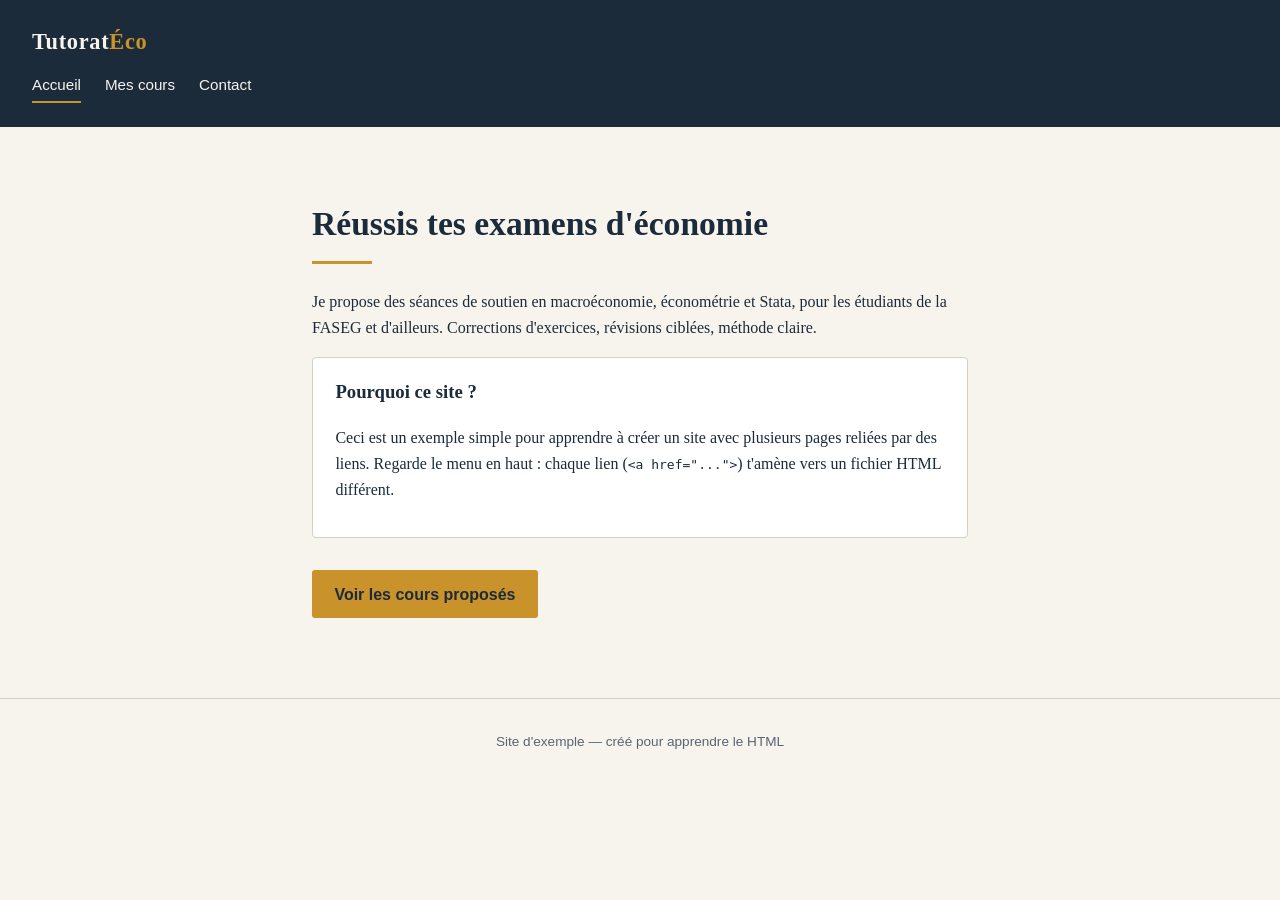
<file: index.html>
<!DOCTYPE html>
<html lang="fr">
<head>
  <meta charset="UTF-8">
  <title>Accueil - Tutorat Éco</title>
  <link rel="stylesheet" href="style.css">
</head>
<body>

  <header>
    <div class="marque">Tutorat<span>Éco</span></div>
    <nav>
      <a href="index.html" class="actif">Accueil</a>
      <a href="cours.html">Mes cours</a>
      <a href="contact.html">Contact</a>
    </nav>
  </header>

  <main>
    <h1>Réussis tes examens d'économie</h1>
    <div class="souligne"></div>
    <p>
      Je propose des séances de soutien en macroéconomie, économétrie et Stata,
      pour les étudiants de la FASEG et d'ailleurs. Corrections d'exercices,
      révisions ciblées, méthode claire.
    </p>

    <div class="carte">
      <h3>Pourquoi ce site ?</h3>
      <p>
        Ceci est un exemple simple pour apprendre à créer un site avec plusieurs
        pages reliées par des liens. Regarde le menu en haut : chaque lien
        (<code>&lt;a href="..."&gt;</code>) t'amène vers un fichier HTML différent.
      </p>
    </div>

    <a href="cours.html" class="bouton">Voir les cours proposés</a>
  </main>

  <footer>
    Site d'exemple &mdash; créé pour apprendre le HTML
  </footer>

</body>
</html>
</file>
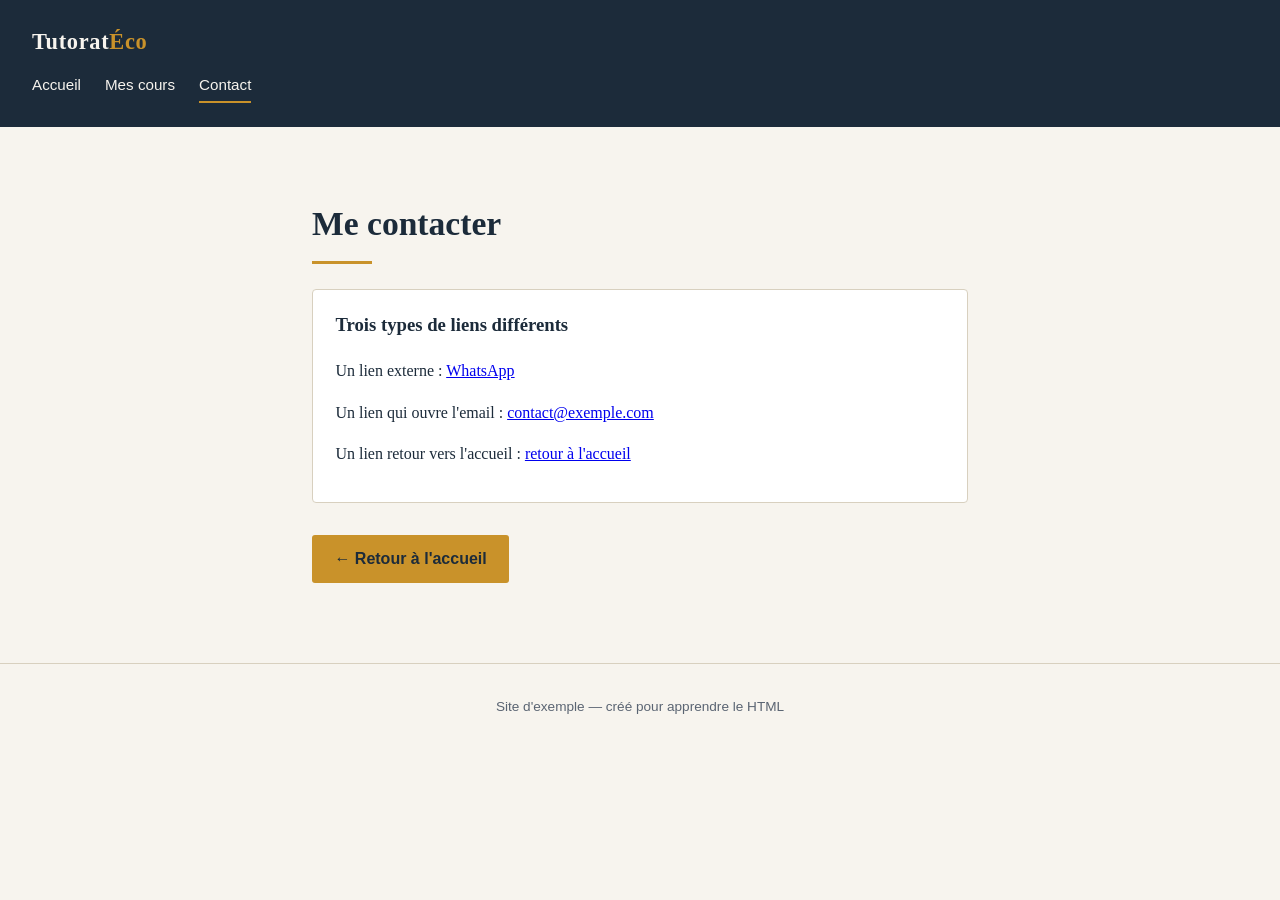
<file: contact.html>
<!DOCTYPE html>
<html lang="fr">
<head>
  <meta charset="UTF-8">
  <title>Contact - Tutorat Éco</title>
  <link rel="stylesheet" href="style.css">
</head>
<body>

  <header>
    <div class="marque">Tutorat<span>Éco</span></div>
    <nav>
      <a href="index.html">Accueil</a>
      <a href="cours.html">Mes cours</a>
      <a href="contact.html" class="actif">Contact</a>
    </nav>
  </header>

  <main>
    <h1>Me contacter</h1>
    <div class="souligne"></div>

    <div class="carte">
      <h3>Trois types de liens différents</h3>
      <p>Un lien externe : <a href="https://wa.me/" target="_blank">WhatsApp</a></p>
      <p>Un lien qui ouvre l'email : <a href="mailto:contact@exemple.com">contact@exemple.com</a></p>
      <p>Un lien retour vers l'accueil : <a href="index.html">retour à l'accueil</a></p>
    </div>

    <a href="index.html" class="bouton">← Retour à l'accueil</a>
  </main>

  <footer>
    Site d'exemple &mdash; créé pour apprendre le HTML
  </footer>

</body>
</html>
</file>
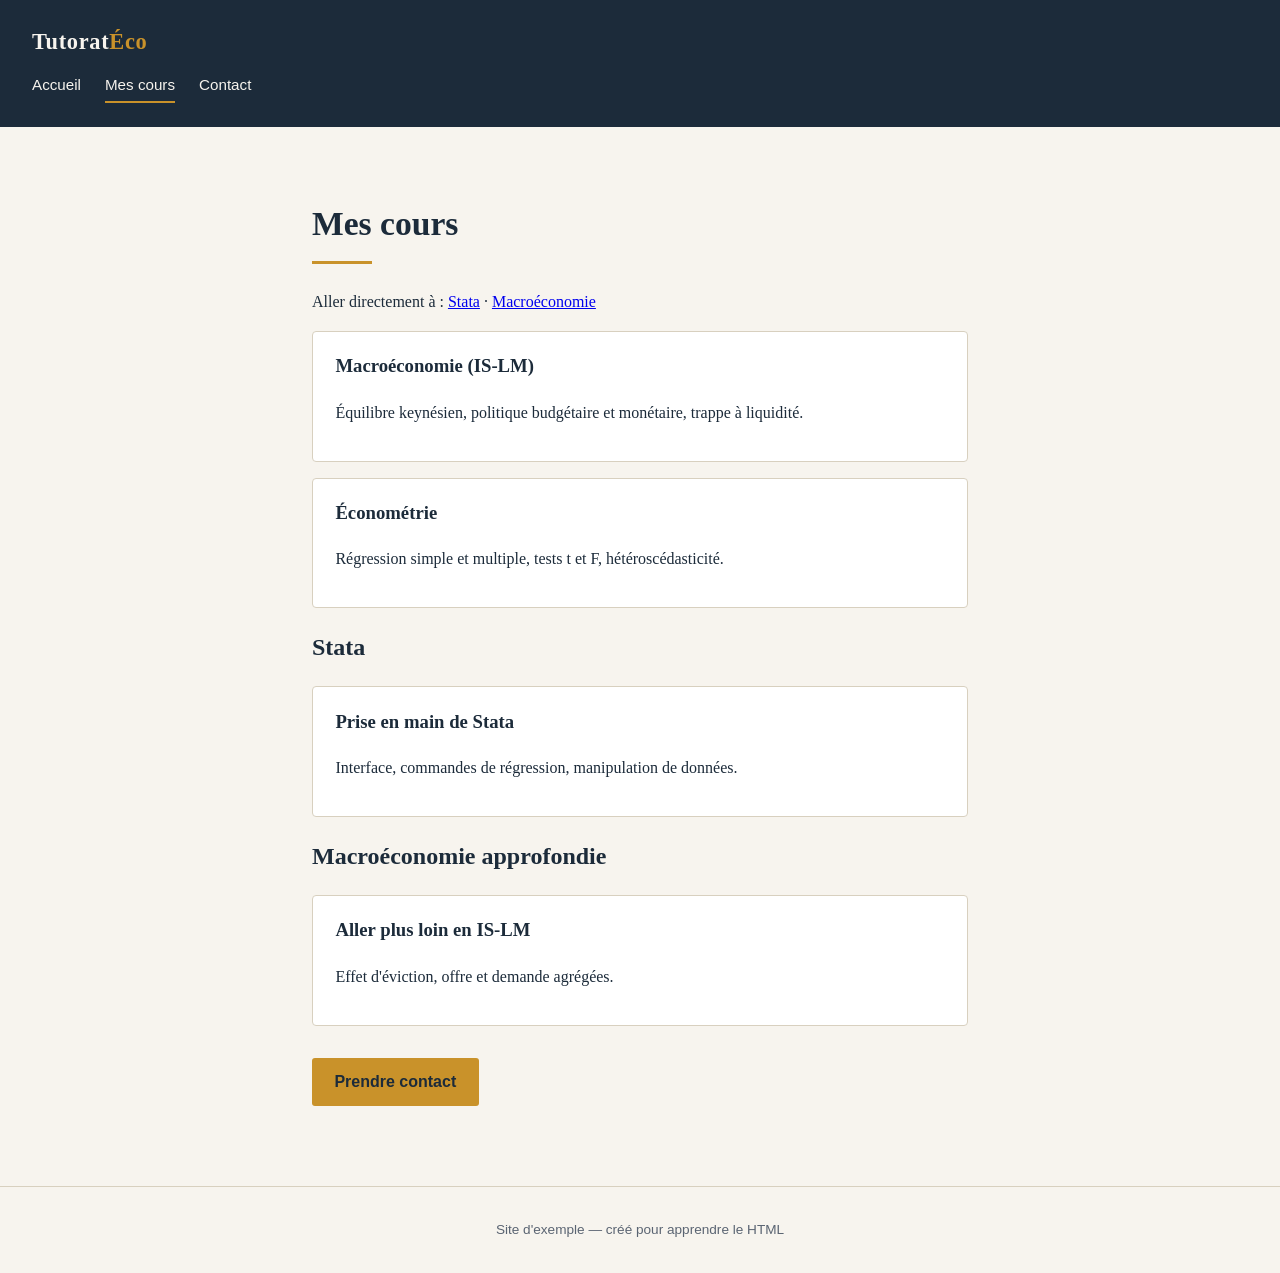
<file: cours.html>
<!DOCTYPE html>
<html lang="fr">
<head>
  <meta charset="UTF-8">
  <title>Cours - Tutorat Éco</title>
  <link rel="stylesheet" href="style.css">
</head>
<body>

  <header>
    <div class="marque">Tutorat<span>Éco</span></div>
    <nav>
      <a href="index.html">Accueil</a>
      <a href="cours.html" class="actif">Mes cours</a>
      <a href="contact.html">Contact</a>
    </nav>
  </header>

  <main>
    <h1>Mes cours</h1>
    <div class="souligne"></div>

    <p>Aller directement à : <a href="#stata">Stata</a> · <a href="#macro">Macroéconomie</a></p>

    <div class="carte">
      <h3><a href="macro-islm.html">Macroéconomie (IS-LM)</a></h3>
      <p>Équilibre keynésien, politique budgétaire et monétaire, trappe à liquidité.</p>
    </div>

    <div class="carte">
      <h3><a href="econometrie.html">Économétrie</a></h3>
      <p>Régression simple et multiple, tests t et F, hétéroscédasticité.</p>
    </div>

    <h2 id="stata">Stata</h2>
    <div class="carte">
      <h3><a href="stata.html">Prise en main de Stata</a></h3>
      <p>Interface, commandes de régression, manipulation de données.</p>
    </div>

    <h2 id="macro">Macroéconomie approfondie</h2>
    <div class="carte">
      <h3><a href="macro-approfondie.html">Aller plus loin en IS-LM</a></h3>
      <p>Effet d'éviction, offre et demande agrégées.</p>
    </div>

    <a href="contact.html" class="bouton">Prendre contact</a>
  </main>

  <footer>
    Site d'exemple &mdash; créé pour apprendre le HTML
  </footer>

</body>
</html>
</file>
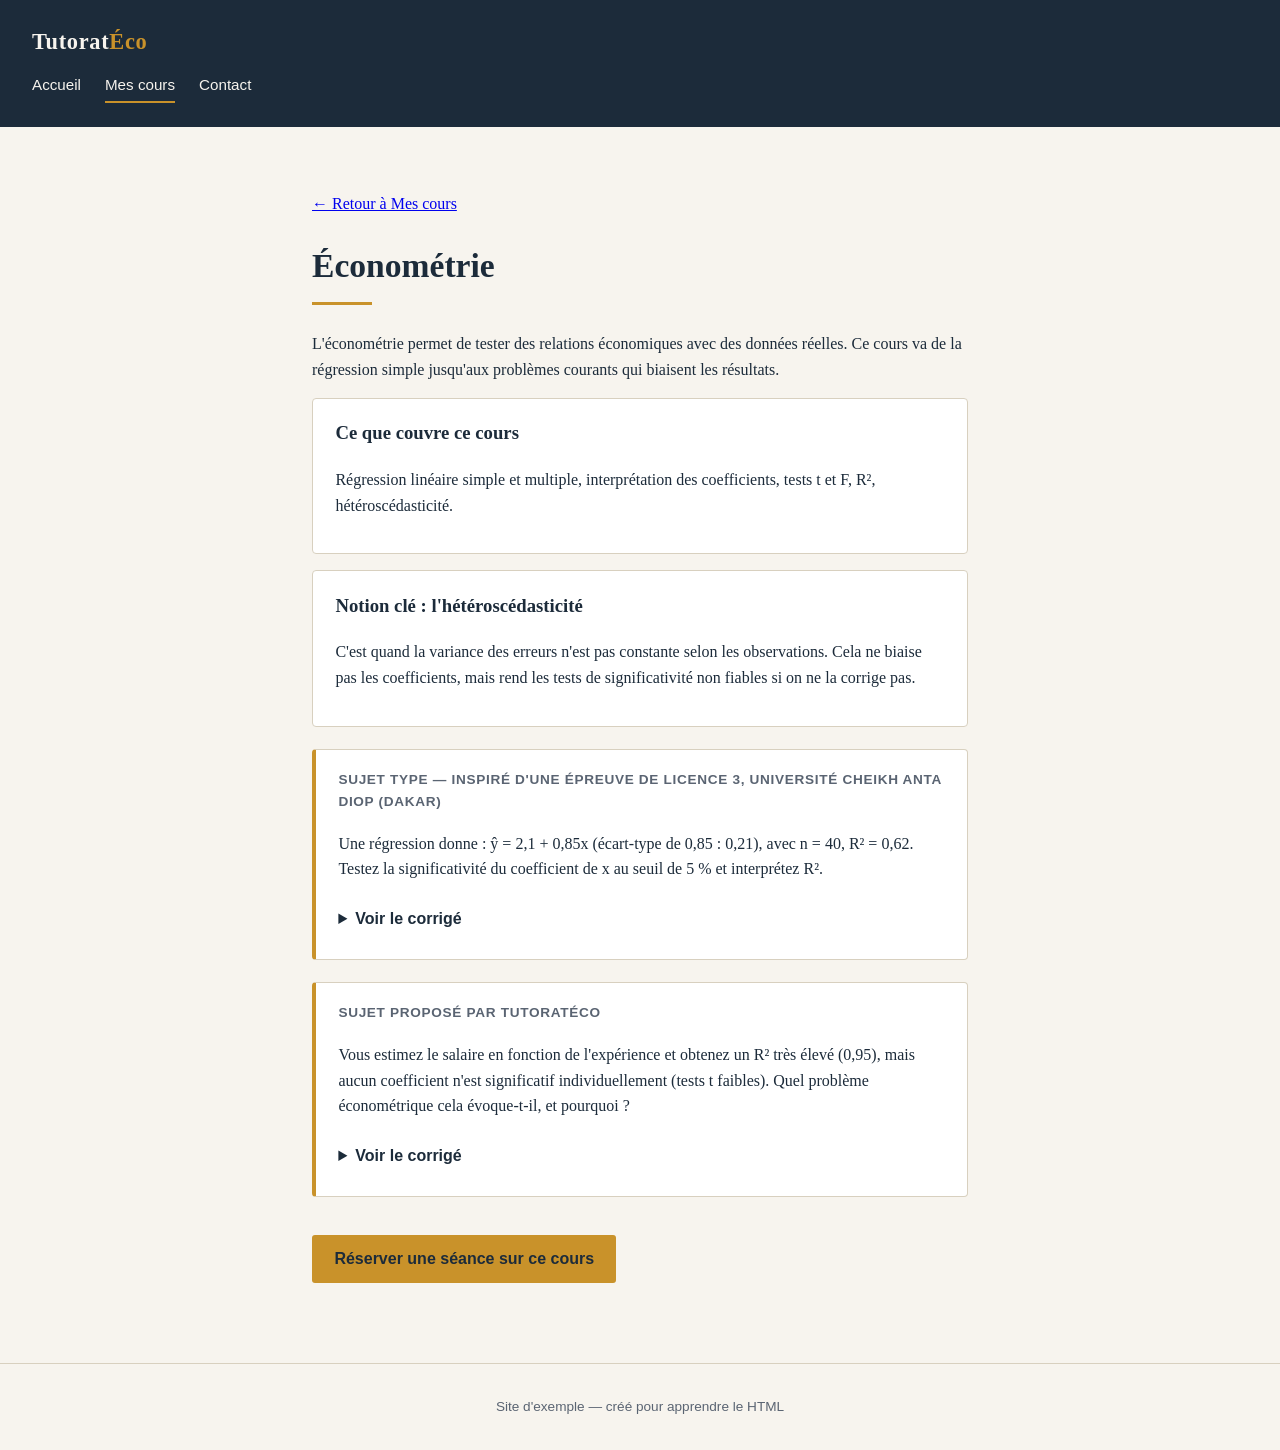
<file: econometrie.html>
<!DOCTYPE html>
<html lang="fr">
<head>
  <meta charset="UTF-8">
  <title>Économétrie - Tutorat Éco</title>
  <link rel="stylesheet" href="style.css">
</head>
<body>

  <header>
    <div class="marque">Tutorat<span>Éco</span></div>
    <nav>
      <a href="index.html">Accueil</a>
      <a href="cours.html" class="actif">Mes cours</a>
      <a href="contact.html">Contact</a>
    </nav>
  </header>

  <main>
    <p><a href="cours.html">← Retour à Mes cours</a></p>
    <h1>Économétrie</h1>
    <div class="souligne"></div>

    <p>
      L'économétrie permet de tester des relations économiques avec des
      données réelles. Ce cours va de la régression simple jusqu'aux
      problèmes courants qui biaisent les résultats.
    </p>

    <div class="carte">
      <h3>Ce que couvre ce cours</h3>
      <p>Régression linéaire simple et multiple, interprétation des coefficients, tests t et F, R², hétéroscédasticité.</p>
    </div>

    <div class="carte">
      <h3>Notion clé : l'hétéroscédasticité</h3>
      <p>
        C'est quand la variance des erreurs n'est pas constante selon les
        observations. Cela ne biaise pas les coefficients, mais rend les
        tests de significativité non fiables si on ne la corrige pas.
      </p>
    </div>

    <div class="exo">
      <h4>Sujet type — inspiré d'une épreuve de Licence 3, Université Cheikh Anta Diop (Dakar)</h4>
      <p>
        Une régression donne : ŷ = 2,1 + 0,85x (écart-type de 0,85 : 0,21), avec n = 40,
        R² = 0,62. Testez la significativité du coefficient de x au seuil de 5 % et
        interprétez R².
      </p>
      <details>
        <summary>Voir le corrigé</summary>
        <div class="reponse">
          <p><strong>Test de significativité :</strong> t = 0,85 / 0,21 = 4,05. Avec n − 2 = 38 degrés de liberté, la valeur critique à 5 % est environ 2,02. Comme 4,05 > 2,02, on rejette H0 : le coefficient est significatif.</p>
          <p><strong>Interprétation de R² :</strong> 62 % de la variance de y est expliquée par x. C'est une part correcte mais il reste 38 % expliqués par d'autres facteurs non inclus dans le modèle.</p>
        </div>
      </details>
    </div>

    <div class="exo">
      <h4>Sujet proposé par TutoratÉco</h4>
      <p>
        Vous estimez le salaire en fonction de l'expérience et obtenez un R² très élevé
        (0,95), mais aucun coefficient n'est significatif individuellement (tests t faibles).
        Quel problème économétrique cela évoque-t-il, et pourquoi ?
      </p>
      <details>
        <summary>Voir le corrigé</summary>
        <div class="reponse">
          <p>
            C'est le signe classique d'une <strong>multicolinéarité</strong> entre les
            variables explicatives : elles sont fortement corrélées entre elles, donc le
            modèle explique bien y dans l'ensemble (R² élevé), mais il devient impossible
            de distinguer la contribution propre de chaque variable, ce qui gonfle les
            écarts-types et fait chuter les tests t.
          </p>
        </div>
      </details>
    </div>

    <a href="contact.html" class="bouton">Réserver une séance sur ce cours</a>
  </main>

  <footer>
    Site d'exemple &mdash; créé pour apprendre le HTML
  </footer>

</body>
</html>
</file>
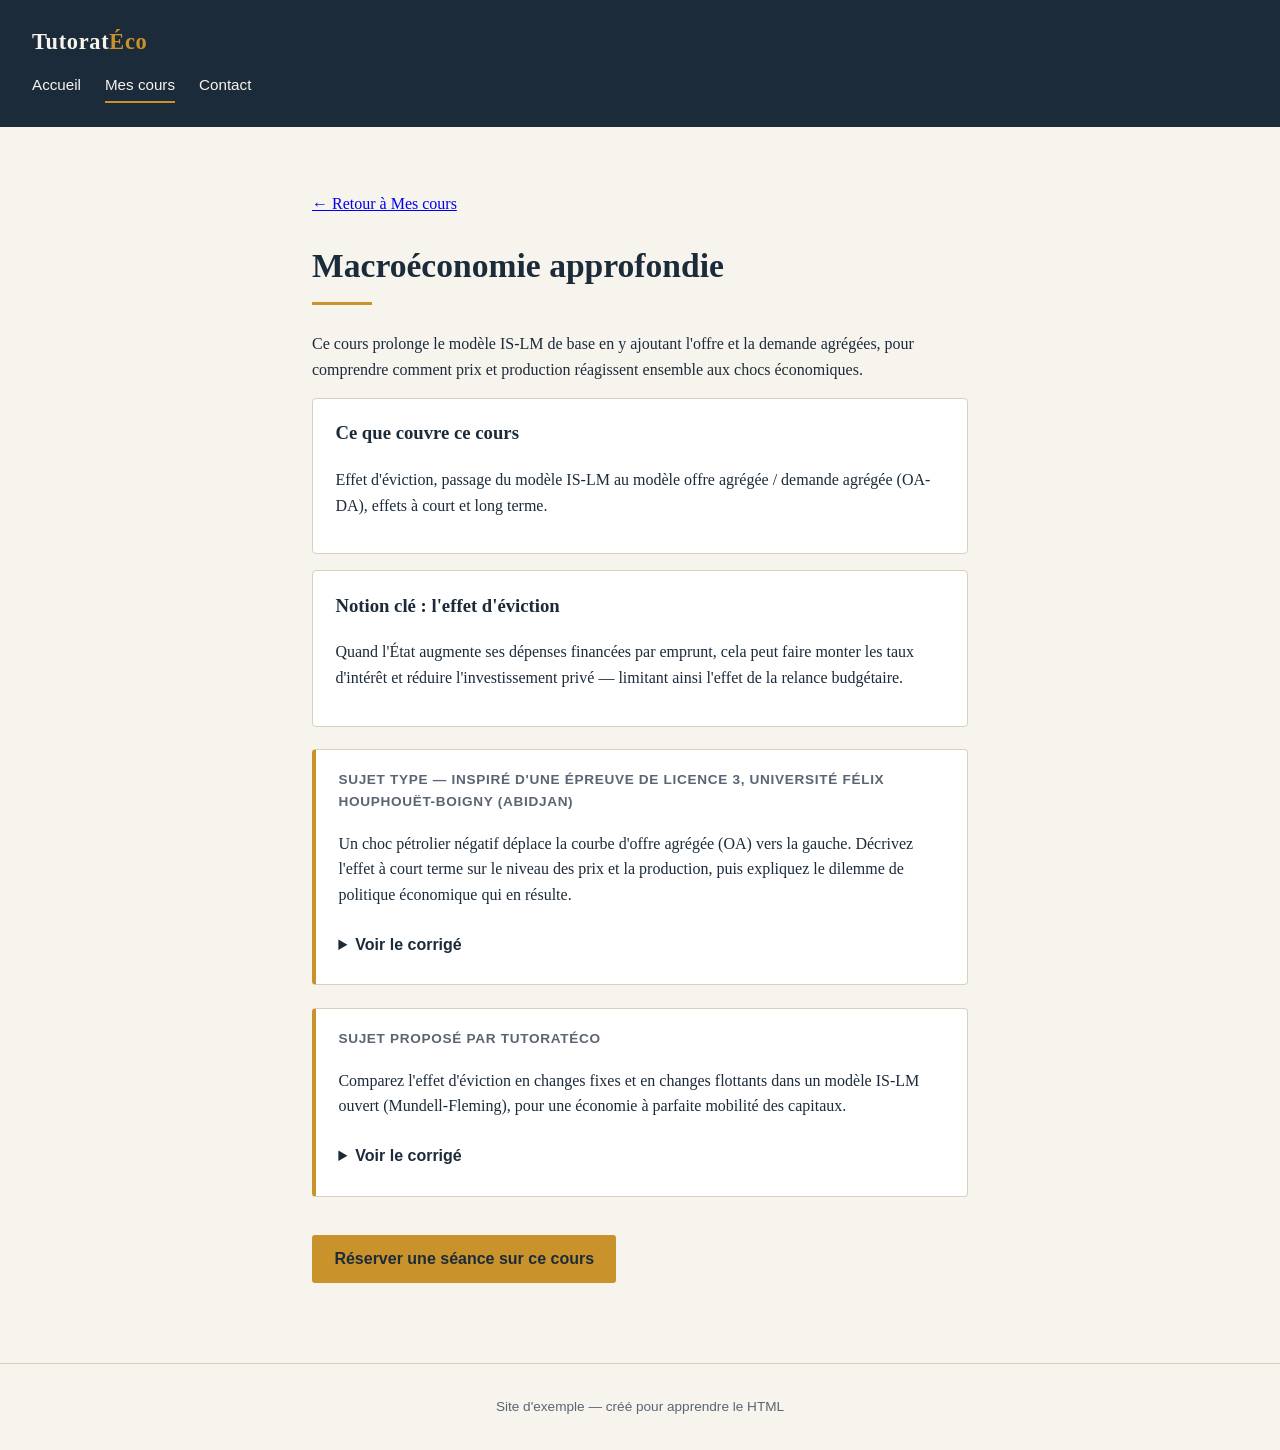
<file: macro-approfondie.html>
<!DOCTYPE html>
<html lang="fr">
<head>
  <meta charset="UTF-8">
  <title>Macroéconomie approfondie - Tutorat Éco</title>
  <link rel="stylesheet" href="style.css">
</head>
<body>

  <header>
    <div class="marque">Tutorat<span>Éco</span></div>
    <nav>
      <a href="index.html">Accueil</a>
      <a href="cours.html" class="actif">Mes cours</a>
      <a href="contact.html">Contact</a>
    </nav>
  </header>

  <main>
    <p><a href="cours.html">← Retour à Mes cours</a></p>
    <h1>Macroéconomie approfondie</h1>
    <div class="souligne"></div>

    <p>
      Ce cours prolonge le modèle IS-LM de base en y ajoutant l'offre et la
      demande agrégées, pour comprendre comment prix et production réagissent
      ensemble aux chocs économiques.
    </p>

    <div class="carte">
      <h3>Ce que couvre ce cours</h3>
      <p>Effet d'éviction, passage du modèle IS-LM au modèle offre agrégée / demande agrégée (OA-DA), effets à court et long terme.</p>
    </div>

    <div class="carte">
      <h3>Notion clé : l'effet d'éviction</h3>
      <p>
        Quand l'État augmente ses dépenses financées par emprunt, cela peut
        faire monter les taux d'intérêt et réduire l'investissement privé —
        limitant ainsi l'effet de la relance budgétaire.
      </p>
    </div>

    <div class="exo">
      <h4>Sujet type — inspiré d'une épreuve de Licence 3, Université Félix Houphouët-Boigny (Abidjan)</h4>
      <p>
        Un choc pétrolier négatif déplace la courbe d'offre agrégée (OA) vers la
        gauche. Décrivez l'effet à court terme sur le niveau des prix et la
        production, puis expliquez le dilemme de politique économique qui en résulte.
      </p>
      <details>
        <summary>Voir le corrigé</summary>
        <div class="reponse">
          <p>
            Un déplacement de OA vers la gauche fait monter le niveau général des
            prix tout en réduisant la production (stagflation) : les prix montent
            <em>et</em> le chômage augmente en même temps.
          </p>
          <p>
            <strong>Dilemme :</strong> une politique de relance (pour soutenir la
            production) aggrave l'inflation ; une politique restrictive (pour
            juguler l'inflation) aggrave la récession. Les deux objectifs — stabilité
            des prix et plein emploi — deviennent contradictoires, contrairement à un
            choc de demande où les deux évoluent dans le même sens.
          </p>
        </div>
      </details>
    </div>

    <div class="exo">
      <h4>Sujet proposé par TutoratÉco</h4>
      <p>
        Comparez l'effet d'éviction en changes fixes et en changes flottants
        dans un modèle IS-LM ouvert (Mundell-Fleming), pour une économie à
        parfaite mobilité des capitaux.
      </p>
      <details>
        <summary>Voir le corrigé</summary>
        <div class="reponse">
          <p>
            <strong>Changes flottants :</strong> une relance budgétaire fait monter
            le taux d'intérêt, attire des capitaux, fait apprécier la monnaie, ce qui
            réduit les exportations nettes. L'éviction est totale : la politique
            budgétaire est inefficace.
          </p>
          <p>
            <strong>Changes fixes :</strong> la banque centrale doit intervenir pour
            maintenir le taux de change, ce qui augmente la masse monétaire et
            accommode la hausse de la demande de monnaie. Il n'y a pas d'éviction :
            la politique budgétaire est pleinement efficace.
          </p>
        </div>
      </details>
    </div>

    <a href="contact.html" class="bouton">Réserver une séance sur ce cours</a>
  </main>

  <footer>
    Site d'exemple &mdash; créé pour apprendre le HTML
  </footer>

</body>
</html>
</file>
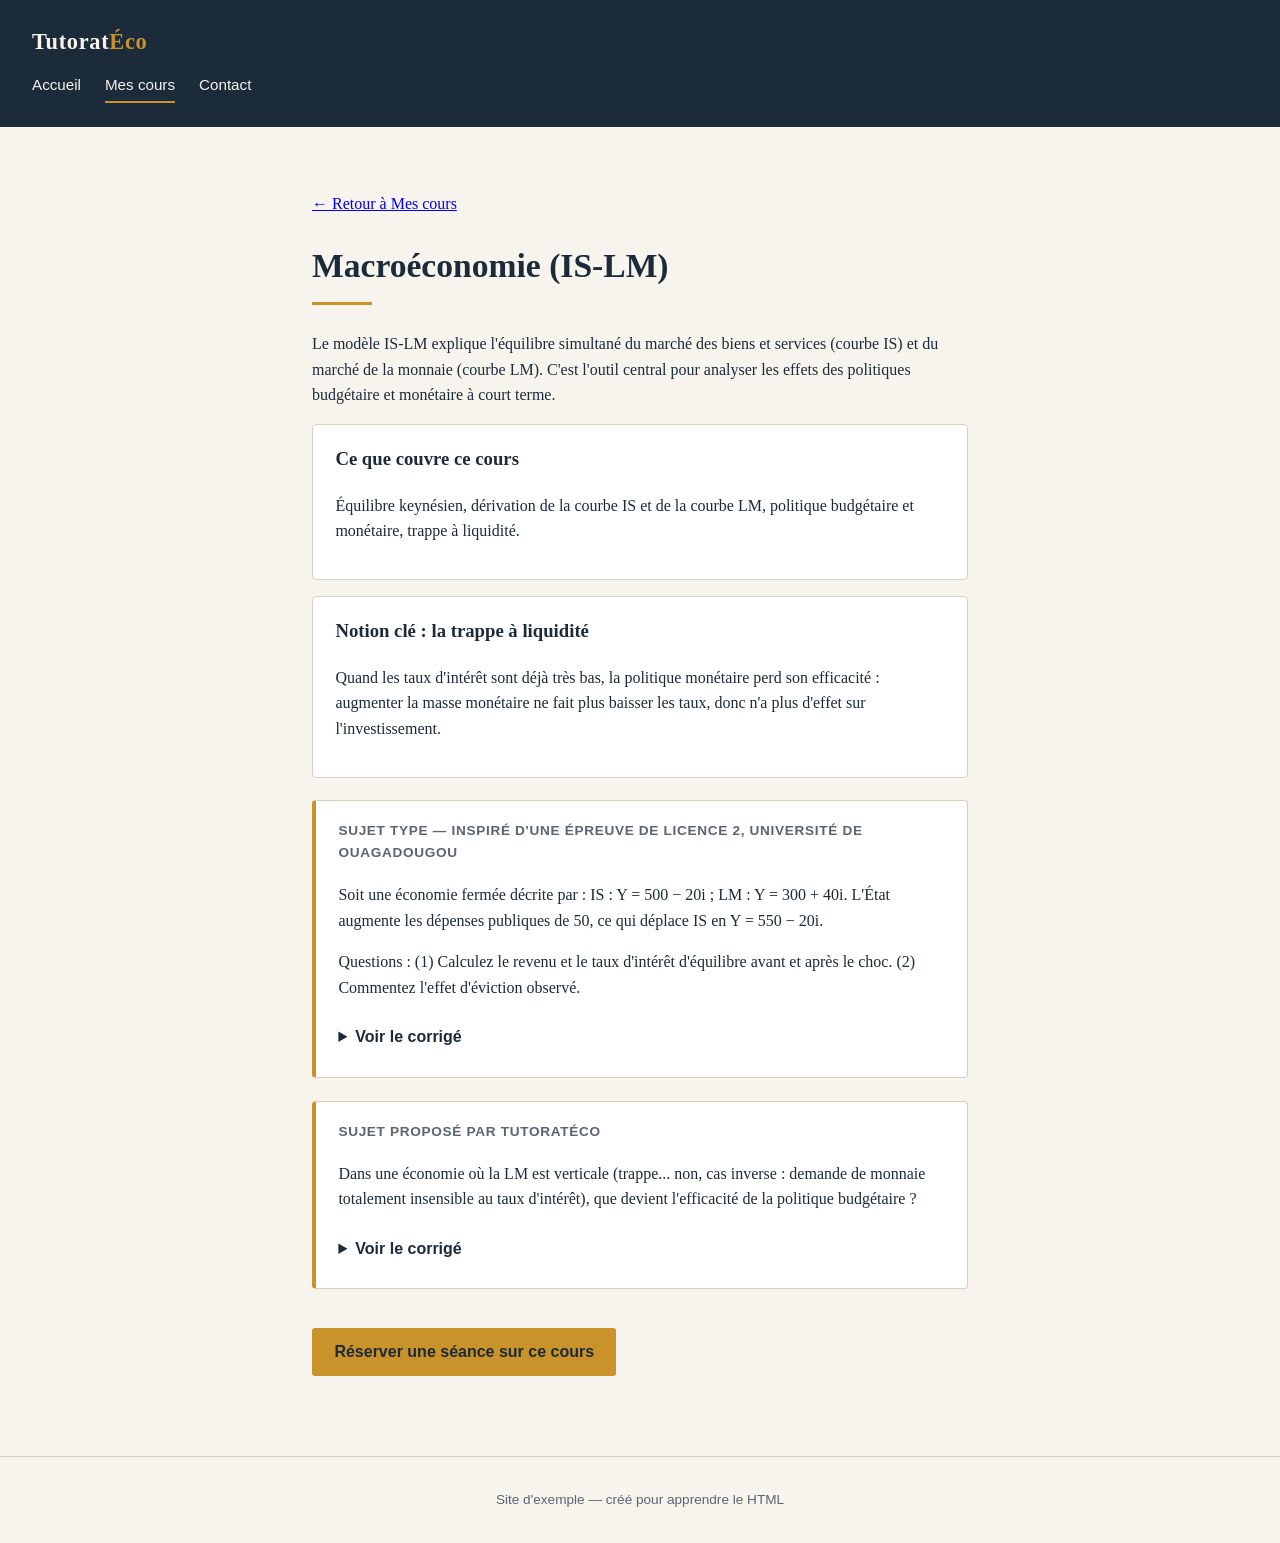
<file: macro-islm.html>
<!DOCTYPE html>
<html lang="fr">
<head>
  <meta charset="UTF-8">
  <title>Macroéconomie IS-LM - Tutorat Éco</title>
  <link rel="stylesheet" href="style.css">
</head>
<body>

  <header>
    <div class="marque">Tutorat<span>Éco</span></div>
    <nav>
      <a href="index.html">Accueil</a>
      <a href="cours.html" class="actif">Mes cours</a>
      <a href="contact.html">Contact</a>
    </nav>
  </header>

  <main>
    <p><a href="cours.html">← Retour à Mes cours</a></p>
    <h1>Macroéconomie (IS-LM)</h1>
    <div class="souligne"></div>

    <p>
      Le modèle IS-LM explique l'équilibre simultané du marché des biens et
      services (courbe IS) et du marché de la monnaie (courbe LM). C'est l'outil
      central pour analyser les effets des politiques budgétaire et monétaire
      à court terme.
    </p>

    <div class="carte">
      <h3>Ce que couvre ce cours</h3>
      <p>Équilibre keynésien, dérivation de la courbe IS et de la courbe LM, politique budgétaire et monétaire, trappe à liquidité.</p>
    </div>

    <div class="carte">
      <h3>Notion clé : la trappe à liquidité</h3>
      <p>
        Quand les taux d'intérêt sont déjà très bas, la politique monétaire
        perd son efficacité : augmenter la masse monétaire ne fait plus
        baisser les taux, donc n'a plus d'effet sur l'investissement.
      </p>
    </div>

    <div class="exo">
      <h4>Sujet type — inspiré d'une épreuve de Licence 2, Université de Ouagadougou</h4>
      <p>
        Soit une économie fermée décrite par : IS : Y = 500 − 20i ;
        LM : Y = 300 + 40i. L'État augmente les dépenses publiques de 50,
        ce qui déplace IS en Y = 550 − 20i.
      </p>
      <p>Questions : (1) Calculez le revenu et le taux d'intérêt d'équilibre avant et après le choc. (2) Commentez l'effet d'éviction observé.</p>
      <details>
        <summary>Voir le corrigé</summary>
        <div class="reponse">
          <p><strong>Avant le choc :</strong> 500 − 20i = 300 + 40i → 200 = 60i → i = 3,33. Y = 500 − 20(3,33) = 433,3.</p>
          <p><strong>Après le choc :</strong> 550 − 20i = 300 + 40i → 250 = 60i → i = 4,17. Y = 550 − 20(4,17) = 466,7.</p>
          <p><strong>Commentaire :</strong> Le revenu augmente de 33,3 seulement, alors que la relance budgétaire est de 50. La différence (16,7) s'explique par la hausse du taux d'intérêt, qui décourage une partie de l'investissement privé : c'est l'effet d'éviction.</p>
        </div>
      </details>
    </div>

    <div class="exo">
      <h4>Sujet proposé par TutoratÉco</h4>
      <p>
        Dans une économie où la LM est verticale (trappe... non, cas inverse :
        demande de monnaie totalement insensible au taux d'intérêt), que devient
        l'efficacité de la politique budgétaire ?
      </p>
      <details>
        <summary>Voir le corrigé</summary>
        <div class="reponse">
          <p>
            Si la demande de monnaie ne dépend pas du taux d'intérêt, la courbe
            LM est verticale. Dans ce cas, une relance budgétaire (déplacement de IS)
            ne fait que faire monter le taux d'intérêt, sans aucun effet sur Y :
            l'éviction est totale et la politique budgétaire est totalement inefficace.
            C'est l'opposé exact du cas de la trappe à liquidité, où c'est la politique
            monétaire qui est inefficace.
          </p>
        </div>
      </details>
    </div>

    <a href="contact.html" class="bouton">Réserver une séance sur ce cours</a>
  </main>

  <footer>
    Site d'exemple &mdash; créé pour apprendre le HTML
  </footer>

</body>
</html>
</file>
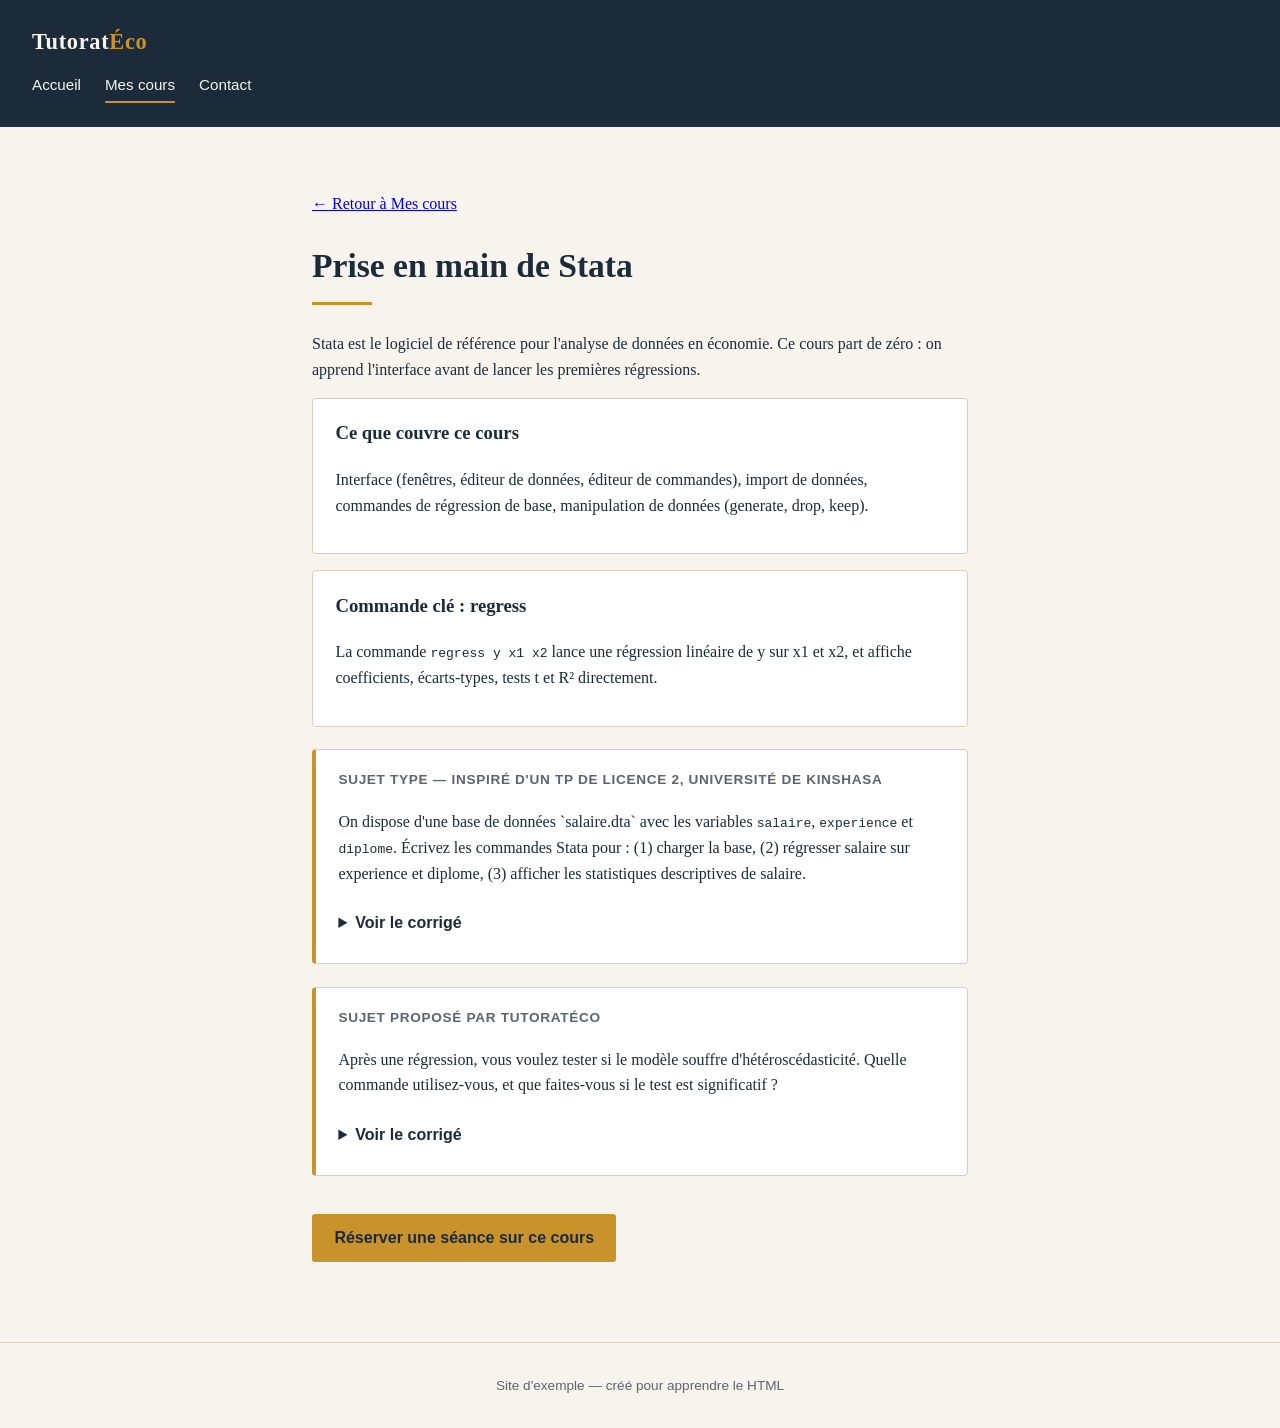
<file: stata.html>
<!DOCTYPE html>
<html lang="fr">
<head>
  <meta charset="UTF-8">
  <title>Stata - Tutorat Éco</title>
  <link rel="stylesheet" href="style.css">
</head>
<body>

  <header>
    <div class="marque">Tutorat<span>Éco</span></div>
    <nav>
      <a href="index.html">Accueil</a>
      <a href="cours.html" class="actif">Mes cours</a>
      <a href="contact.html">Contact</a>
    </nav>
  </header>

  <main>
    <p><a href="cours.html">← Retour à Mes cours</a></p>
    <h1>Prise en main de Stata</h1>
    <div class="souligne"></div>

    <p>
      Stata est le logiciel de référence pour l'analyse de données en
      économie. Ce cours part de zéro : on apprend l'interface avant de
      lancer les premières régressions.
    </p>

    <div class="carte">
      <h3>Ce que couvre ce cours</h3>
      <p>Interface (fenêtres, éditeur de données, éditeur de commandes), import de données, commandes de régression de base, manipulation de données (generate, drop, keep).</p>
    </div>

    <div class="carte">
      <h3>Commande clé : regress</h3>
      <p>
        La commande <code>regress y x1 x2</code> lance une régression
        linéaire de y sur x1 et x2, et affiche coefficients, écarts-types,
        tests t et R² directement.
      </p>
    </div>

    <div class="exo">
      <h4>Sujet type — inspiré d'un TP de Licence 2, Université de Kinshasa</h4>
      <p>
        On dispose d'une base de données `salaire.dta` avec les variables
        <code>salaire</code>, <code>experience</code> et <code>diplome</code>.
        Écrivez les commandes Stata pour : (1) charger la base, (2) régresser
        salaire sur experience et diplome, (3) afficher les statistiques
        descriptives de salaire.
      </p>
      <details>
        <summary>Voir le corrigé</summary>
        <div class="reponse">
          <p><code>use salaire.dta, clear</code></p>
          <p><code>regress salaire experience diplome</code></p>
          <p><code>summarize salaire</code></p>
          <p>
            Remarque : <code>use ... , clear</code> évite un message d'erreur si
            des données sont déjà chargées en mémoire. <code>summarize</code> peut
            s'écrire en abrégé <code>sum</code>.
          </p>
        </div>
      </details>
    </div>

    <div class="exo">
      <h4>Sujet proposé par TutoratÉco</h4>
      <p>
        Après une régression, vous voulez tester si le modèle souffre
        d'hétéroscédasticité. Quelle commande utilisez-vous, et que faites-vous
        si le test est significatif ?
      </p>
      <details>
        <summary>Voir le corrigé</summary>
        <div class="reponse">
          <p>
            On utilise <code>estat hettest</code> juste après <code>regress</code>.
            Si le test est significatif (p &lt; 0,05), l'hypothèse d'homoscédasticité
            est rejetée. Dans ce cas, on relance la régression avec des écarts-types
            robustes : <code>regress salaire experience diplome, robust</code>.
          </p>
        </div>
      </details>
    </div>

    <a href="contact.html" class="bouton">Réserver une séance sur ce cours</a>
  </main>

  <footer>
    Site d'exemple &mdash; créé pour apprendre le HTML
  </footer>

</body>
</html>
</file>
<file: style.css>
:root {
  --encre: #1c2b3a;
  --papier: #f7f4ee;
  --or: #c9922a;
  --ligne: #d8d0bf;
  --gris: #5a6472;
}

* { box-sizing: border-box; }

body {
  margin: 0;
  font-family: 'Georgia', 'Times New Roman', serif;
  background: var(--papier);
  color: var(--encre);
  line-height: 1.6;
}

header {
  background: var(--encre);
  color: var(--papier);
  padding: 1.5rem 2rem;
}

header .marque {
  font-size: 1.4rem;
  font-weight: bold;
  letter-spacing: 0.03em;
}

header .marque span { color: var(--or); }

nav {
  display: flex;
  gap: 1.5rem;
  margin-top: 0.8rem;
  font-family: Arial, sans-serif;
  font-size: 0.95rem;
}

nav a {
  color: var(--papier);
  text-decoration: none;
  padding-bottom: 4px;
  border-bottom: 2px solid transparent;
  transition: border-color 0.2s ease;
}

nav a:hover, nav a.actif {
  border-bottom-color: var(--or);
}

main {
  max-width: 720px;
  margin: 0 auto;
  padding: 3rem 2rem;
}

h1 {
  font-size: 2.1rem;
  margin-bottom: 0.3rem;
}

.souligne {
  width: 60px;
  height: 3px;
  background: var(--or);
  margin: 0.6rem 0 1.6rem;
}

.carte {
  border: 1px solid var(--ligne);
  border-radius: 4px;
  padding: 1.2rem 1.4rem;
  margin: 1rem 0;
  background: white;
}

.carte h3 { margin-top: 0; color: var(--encre); }

.carte h3 a {
  color: inherit;
  text-decoration: none;
}

.carte h3 a:hover {
  color: var(--or);
  text-decoration: underline;
}

.bouton {
  display: inline-block;
  font-family: Arial, sans-serif;
  background: var(--or);
  color: var(--encre);
  padding: 0.7rem 1.4rem;
  border-radius: 3px;
  text-decoration: none;
  font-weight: bold;
  margin-top: 1rem;
}

.bouton:hover { opacity: 0.85; }

.exo {
  border: 1px solid var(--ligne);
  border-left: 4px solid var(--or);
  border-radius: 4px;
  padding: 1.2rem 1.4rem;
  margin: 1.4rem 0;
  background: white;
}

.exo h4 {
  margin-top: 0;
  font-family: Arial, sans-serif;
  font-size: 0.85rem;
  text-transform: uppercase;
  letter-spacing: 0.05em;
  color: var(--gris);
}

.exo summary {
  font-family: Arial, sans-serif;
  font-weight: bold;
  color: var(--encre);
  cursor: pointer;
  margin-top: 0.8rem;
  padding: 0.5rem 0;
}

.exo summary:hover { color: var(--or); }

.exo .reponse {
  margin-top: 0.6rem;
  padding-top: 0.6rem;
  border-top: 1px solid var(--ligne);
}

footer {
  text-align: center;
  font-family: Arial, sans-serif;
  font-size: 0.85rem;
  color: var(--gris);
  padding: 2rem 1rem;
  border-top: 1px solid var(--ligne);
  margin-top: 2rem;
}
</file>
